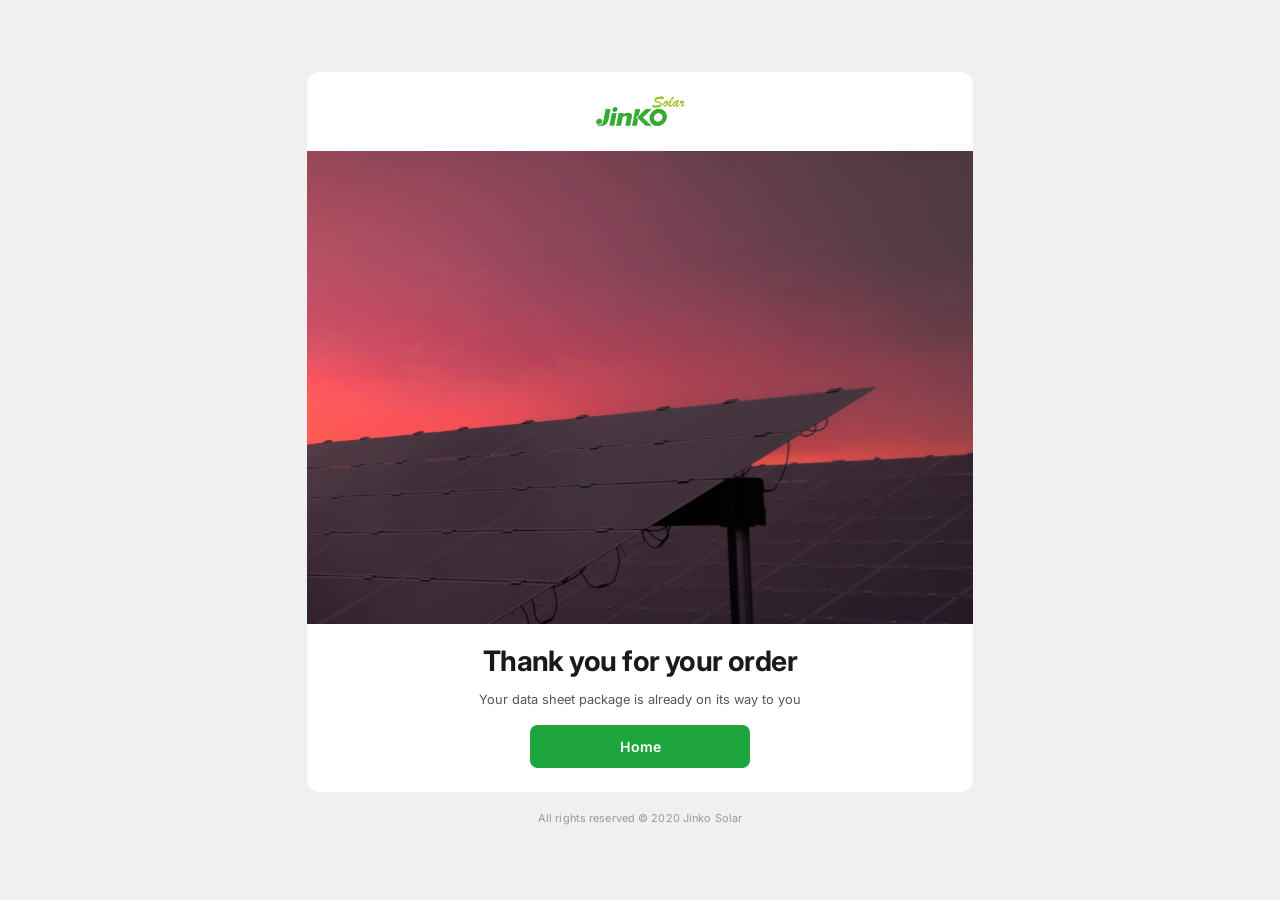
<file: confirm.html>
<!DOCTYPE html>
<html lang="en">
<head>
  <meta charset="UTF-8">
  <meta name="viewport" content="width=device-width, initial-scale=1.0">
  <title>Order Confirmed – JinKo Solar</title>
  <link rel="preconnect" href="https://fonts.googleapis.com">
  <link rel="preconnect" href="https://fonts.gstatic.com" crossorigin>
  <link rel="stylesheet" href="https://fonts.googleapis.com/css2?family=Inter:wght@400;600;700&display=swap">
  <link rel="stylesheet" href="css/confirm.css">
</head>
<body>

  <div class="cf-page">

    <!-- ── Centred card ──────────────────────────────────────── -->
    <div class="cf-card">

      <!-- Logo -->
      <div class="cf-card__header">
        <img src="assets/logo.png" alt="JinKo Solar" class="cf-card__logo">
      </div>

      <!-- Hero image -->
      <div class="cf-card__img-wrap">
        <img
          src="assets/products/solar-2.jpg"
          alt="JinKo Solar farm"
          class="cf-card__img"
        >
      </div>

      <!-- Message -->
      <div class="cf-card__body">
        <h1 class="cf-card__title">Thank you for your order</h1>
        <p class="cf-card__sub">Your data sheet package is already on its way to you</p>

        <a href="index.html" class="cf-card__btn">Home</a>
      </div>

    </div>

    <!-- ── Footer ────────────────────────────────────────────── -->
    <footer class="cf-footer">
      <small>All rights reserved &copy; 2020 Jinko Solar</small>
    </footer>

  </div>

</body>
</html>
</file>
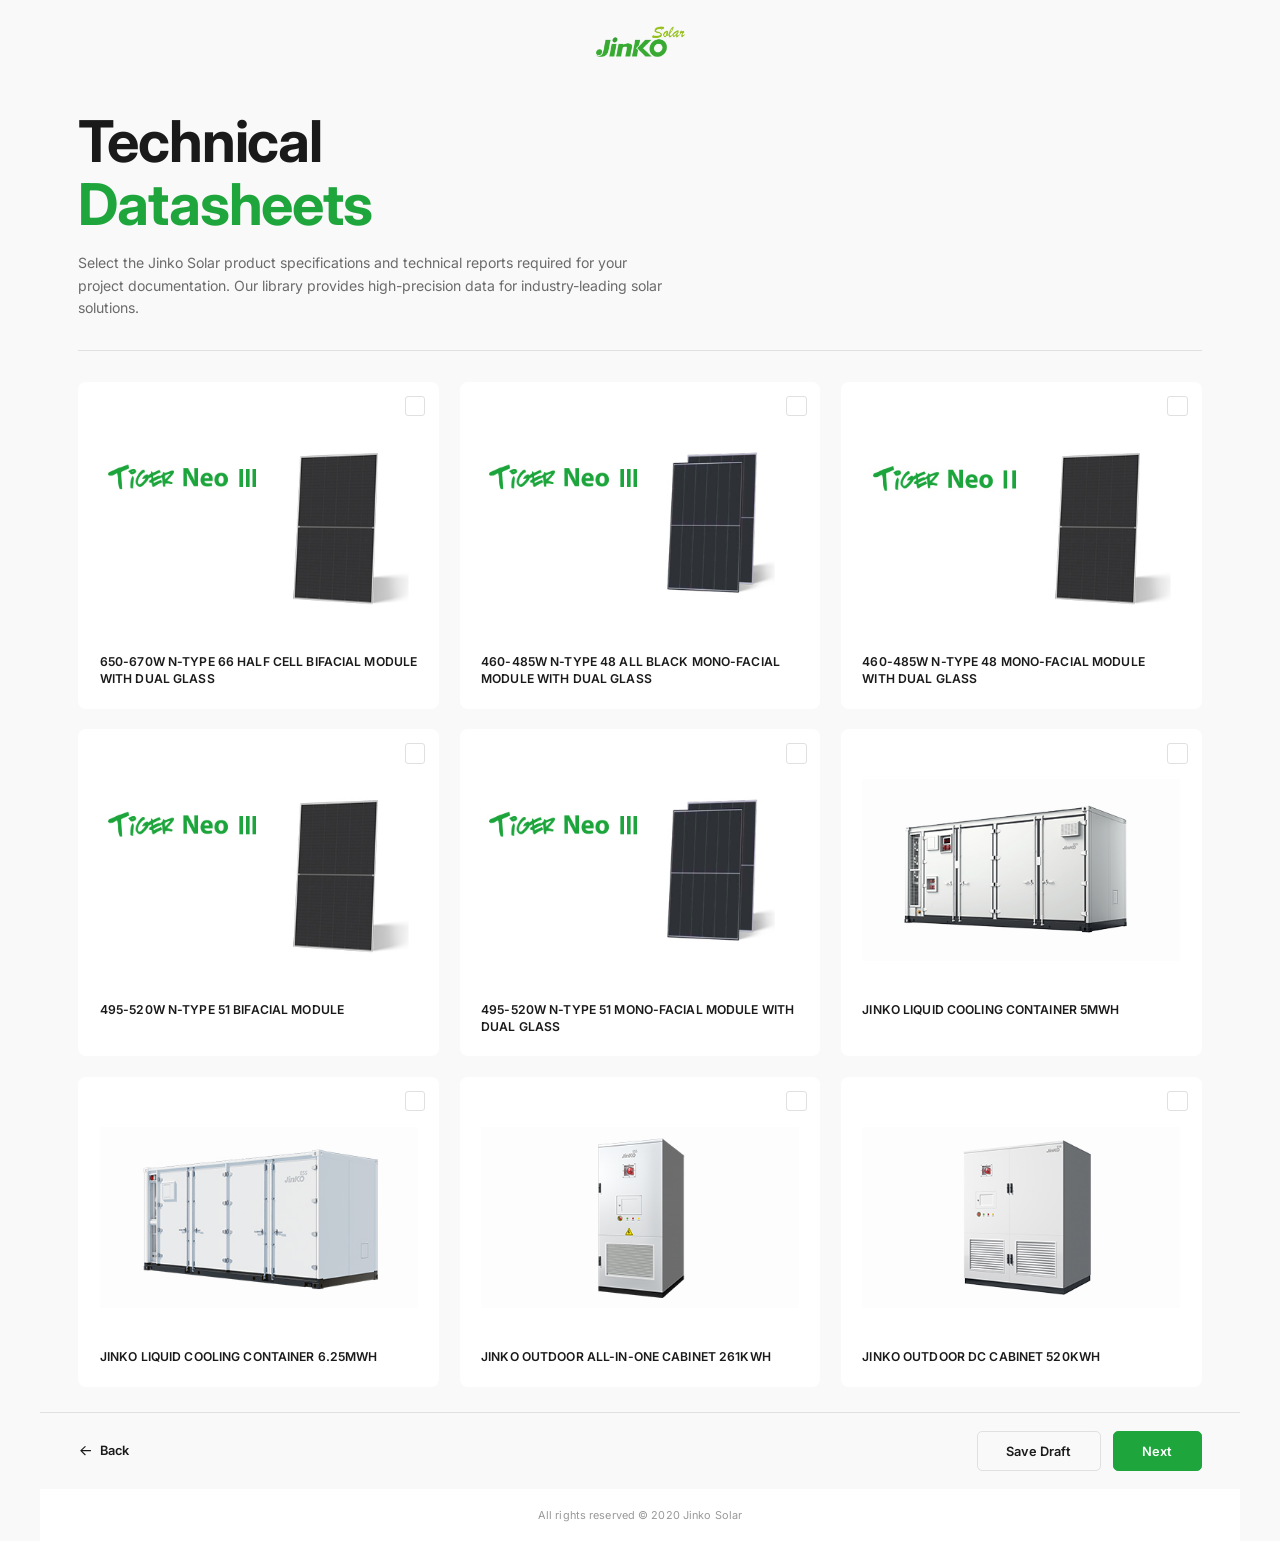
<file: datasheets.html>
<!DOCTYPE html>
<html lang="en">
<head>
  <meta charset="UTF-8">
  <meta name="viewport" content="width=device-width, initial-scale=1.0">
  <title>Technical Datasheets – JinKo Solar</title>
  <link rel="preconnect" href="https://fonts.googleapis.com">
  <link rel="preconnect" href="https://fonts.gstatic.com" crossorigin>
  <link rel="stylesheet" href="https://fonts.googleapis.com/css2?family=Inter:wght@400;600;700&display=swap">
  <link rel="stylesheet" href="css/datasheets.css">
</head>
<body>

  <div class="ds-page">

    <!-- ── Header ────────────────────────────────────────────── -->
    <header class="ds-header">
      <img src="assets/logo.png" alt="JinKo Solar" class="ds-header__logo">
    </header>

    <!-- ── Main Content ──────────────────────────────────────── -->
    <main class="ds-main">

      <!-- Page headline -->
      <div class="ds-hero">
        <h1 class="ds-hero__title">
          <span class="ds-hero__title--black">Technical</span><br>
          <span class="ds-hero__title--green">Datasheets</span>
        </h1>
        <p class="ds-hero__desc">
          Select the Jinko Solar product specifications and technical reports required
          for your project documentation. Our library provides high-precision data for
          industry-leading solar solutions.
        </p>
      </div>

      <hr class="ds-divider">

      <!-- Product grid -->
      <section class="ds-grid" aria-label="Product catalogue">

        <label class="ds-card">
          <input type="checkbox" class="ds-card__check" name="product" value="650-670w-bifacial">
          <span class="ds-card__check-box" aria-hidden="true">
            <!-- Heroicons: check -->
            <svg xmlns="http://www.w3.org/2000/svg" viewBox="0 0 20 20" fill="currentColor">
              <path fill-rule="evenodd" d="M16.704 4.153a.75.75 0 0 1 .143 1.052l-8 10.5a.75.75 0 0 1-1.127.075l-4.5-4.5a.75.75 0 0 1 1.06-1.06l3.894 3.893 7.48-9.817a.75.75 0 0 1 1.05-.143Z" clip-rule="evenodd"/>
            </svg>
          </span>
          <div class="ds-card__img-wrap">
            <img src="assets/datasheets/tiger-neo-III.jpg" alt="Tiger Neo III" class="ds-card__img">
          </div>
          <p class="ds-card__name">650-670W N-Type 66 Half Cell Bifacial Module With Dual Glass</p>
        </label>

        <label class="ds-card">
          <input type="checkbox" class="ds-card__check" name="product" value="460-485w-all-black">
          <span class="ds-card__check-box" aria-hidden="true">
            <svg xmlns="http://www.w3.org/2000/svg" viewBox="0 0 20 20" fill="currentColor">
              <path fill-rule="evenodd" d="M16.704 4.153a.75.75 0 0 1 .143 1.052l-8 10.5a.75.75 0 0 1-1.127.075l-4.5-4.5a.75.75 0 0 1 1.06-1.06l3.894 3.893 7.48-9.817a.75.75 0 0 1 1.05-.143Z" clip-rule="evenodd"/>
            </svg>
          </span>
          <div class="ds-card__img-wrap">
            <img src="assets/datasheets/tiger-neo-III-2.jpg" alt="Tiger Neo III All Black" class="ds-card__img">
          </div>
          <p class="ds-card__name">460-485W N-Type 48 ALL BLACK MONO-FACIAL MODULE WITH DUAL GLASS</p>
        </label>

        <label class="ds-card">
          <input type="checkbox" class="ds-card__check" name="product" value="460-485w-mono-facial">
          <span class="ds-card__check-box" aria-hidden="true">
            <svg xmlns="http://www.w3.org/2000/svg" viewBox="0 0 20 20" fill="currentColor">
              <path fill-rule="evenodd" d="M16.704 4.153a.75.75 0 0 1 .143 1.052l-8 10.5a.75.75 0 0 1-1.127.075l-4.5-4.5a.75.75 0 0 1 1.06-1.06l3.894 3.893 7.48-9.817a.75.75 0 0 1 1.05-.143Z" clip-rule="evenodd"/>
            </svg>
          </span>
          <div class="ds-card__img-wrap">
            <img src="assets/datasheets/tiger-neo-II.jpg" alt="Tiger Neo III Mono-Facial" class="ds-card__img">
          </div>
          <p class="ds-card__name">460-485W N-Type 48 MONO-FACIAL MODULE WITH DUAL GLASS</p>
        </label>

        <label class="ds-card">
          <input type="checkbox" class="ds-card__check" name="product" value="495-520w-bifacial">
          <span class="ds-card__check-box" aria-hidden="true">
            <svg xmlns="http://www.w3.org/2000/svg" viewBox="0 0 20 20" fill="currentColor">
              <path fill-rule="evenodd" d="M16.704 4.153a.75.75 0 0 1 .143 1.052l-8 10.5a.75.75 0 0 1-1.127.075l-4.5-4.5a.75.75 0 0 1 1.06-1.06l3.894 3.893 7.48-9.817a.75.75 0 0 1 1.05-.143Z" clip-rule="evenodd"/>
            </svg>
          </span>
          <div class="ds-card__img-wrap">
            <img src="assets/datasheets/tiger-neo-III.jpg" alt="Tiger Neo III Bifacial" class="ds-card__img">
          </div>
          <p class="ds-card__name">495-520W N-Type 51 BIFACIAL MODULE</p>
        </label>

        <label class="ds-card">
          <input type="checkbox" class="ds-card__check" name="product" value="495-520w-mono-dual">
          <span class="ds-card__check-box" aria-hidden="true">
            <svg xmlns="http://www.w3.org/2000/svg" viewBox="0 0 20 20" fill="currentColor">
              <path fill-rule="evenodd" d="M16.704 4.153a.75.75 0 0 1 .143 1.052l-8 10.5a.75.75 0 0 1-1.127.075l-4.5-4.5a.75.75 0 0 1 1.06-1.06l3.894 3.893 7.48-9.817a.75.75 0 0 1 1.05-.143Z" clip-rule="evenodd"/>
            </svg>
          </span>
          <div class="ds-card__img-wrap">
            <img src="assets/datasheets/tiger-neo-III-2.jpg" alt="Tiger Neo III 495-520W Mono-Facial" class="ds-card__img">
          </div>
          <p class="ds-card__name">495-520W N-Type 51 MONO-FACIAL MODULE WITH DUAL GLASS</p>
        </label>

        <label class="ds-card">
          <input type="checkbox" class="ds-card__check" name="product" value="liquid-5mwh">
          <span class="ds-card__check-box" aria-hidden="true">
            <svg xmlns="http://www.w3.org/2000/svg" viewBox="0 0 20 20" fill="currentColor">
              <path fill-rule="evenodd" d="M16.704 4.153a.75.75 0 0 1 .143 1.052l-8 10.5a.75.75 0 0 1-1.127.075l-4.5-4.5a.75.75 0 0 1 1.06-1.06l3.894 3.893 7.48-9.817a.75.75 0 0 1 1.05-.143Z" clip-rule="evenodd"/>
            </svg>
          </span>
          <div class="ds-card__img-wrap">
            <img src="assets/datasheets/5MWh.jpg" alt="JinKO Liquid Cooling Container 5MWh" class="ds-card__img">
          </div>
          <p class="ds-card__name">JinKO Liquid Cooling Container 5MWh</p>
        </label>

        <label class="ds-card">
          <input type="checkbox" class="ds-card__check" name="product" value="liquid-6.25mwh">
          <span class="ds-card__check-box" aria-hidden="true">
            <svg xmlns="http://www.w3.org/2000/svg" viewBox="0 0 20 20" fill="currentColor">
              <path fill-rule="evenodd" d="M16.704 4.153a.75.75 0 0 1 .143 1.052l-8 10.5a.75.75 0 0 1-1.127.075l-4.5-4.5a.75.75 0 0 1 1.06-1.06l3.894 3.893 7.48-9.817a.75.75 0 0 1 1.05-.143Z" clip-rule="evenodd"/>
            </svg>
          </span>
          <div class="ds-card__img-wrap">
            <img src="assets/datasheets/6.25MWh.jpg" alt="JinKO Liquid Cooling Container 6.25MWh" class="ds-card__img">
          </div>
          <p class="ds-card__name">JinKO Liquid Cooling Container 6.25MWh</p>
        </label>

        <label class="ds-card">
          <input type="checkbox" class="ds-card__check" name="product" value="outdoor-261kwh">
          <span class="ds-card__check-box" aria-hidden="true">
            <svg xmlns="http://www.w3.org/2000/svg" viewBox="0 0 20 20" fill="currentColor">
              <path fill-rule="evenodd" d="M16.704 4.153a.75.75 0 0 1 .143 1.052l-8 10.5a.75.75 0 0 1-1.127.075l-4.5-4.5a.75.75 0 0 1 1.06-1.06l3.894 3.893 7.48-9.817a.75.75 0 0 1 1.05-.143Z" clip-rule="evenodd"/>
            </svg>
          </span>
          <div class="ds-card__img-wrap">
            <img src="assets/datasheets/261kWh.jpg" alt="JinKO Outdoor All-in-one Cabinet 261kWh" class="ds-card__img">
          </div>
          <p class="ds-card__name">JinKO Outdoor All-in-one Cabinet 261kWh</p>
        </label>

        <label class="ds-card">
          <input type="checkbox" class="ds-card__check" name="product" value="dc-cabinet-520kwh">
          <span class="ds-card__check-box" aria-hidden="true">
            <svg xmlns="http://www.w3.org/2000/svg" viewBox="0 0 20 20" fill="currentColor">
              <path fill-rule="evenodd" d="M16.704 4.153a.75.75 0 0 1 .143 1.052l-8 10.5a.75.75 0 0 1-1.127.075l-4.5-4.5a.75.75 0 0 1 1.06-1.06l3.894 3.893 7.48-9.817a.75.75 0 0 1 1.05-.143Z" clip-rule="evenodd"/>
            </svg>
          </span>
          <div class="ds-card__img-wrap">
            <img src="assets/datasheets/520kWh.jpg" alt="JinKO Outdoor DC Cabinet 520kWh" class="ds-card__img">
          </div>
          <p class="ds-card__name">JinKO Outdoor DC Cabinet 520kWh</p>
        </label>

      </section>
    </main>

    <!-- ── Bottom Action Bar ──────────────────────────────────── -->
    <nav class="ds-actions" aria-label="Page navigation">
      <a href="index.html" class="ds-actions__back">
        <!-- Heroicons: arrow-left -->
        <svg xmlns="http://www.w3.org/2000/svg" viewBox="0 0 20 20" fill="currentColor" aria-hidden="true">
          <path fill-rule="evenodd" d="M17 10a.75.75 0 0 1-.75.75H5.612l4.158 3.96a.75.75 0 1 1-1.04 1.08l-5.5-5.25a.75.75 0 0 1 0-1.08l5.5-5.25a.75.75 0 1 1 1.04 1.08L5.612 9.25H16.25A.75.75 0 0 1 17 10Z" clip-rule="evenodd"/>
        </svg>
        Back
      </a>
      <div class="ds-actions__right">
        <button type="button" class="ds-actions__save">Save Draft</button>
        <button type="button" class="ds-actions__next">Next</button>
      </div>
    </nav>

    <!-- ── Footer ────────────────────────────────────────────── -->
    <footer class="ds-footer">
      <small>All rights reserved &copy; 2020 Jinko Solar</small>
    </footer>

  </div>

</body>
</html>
</file>
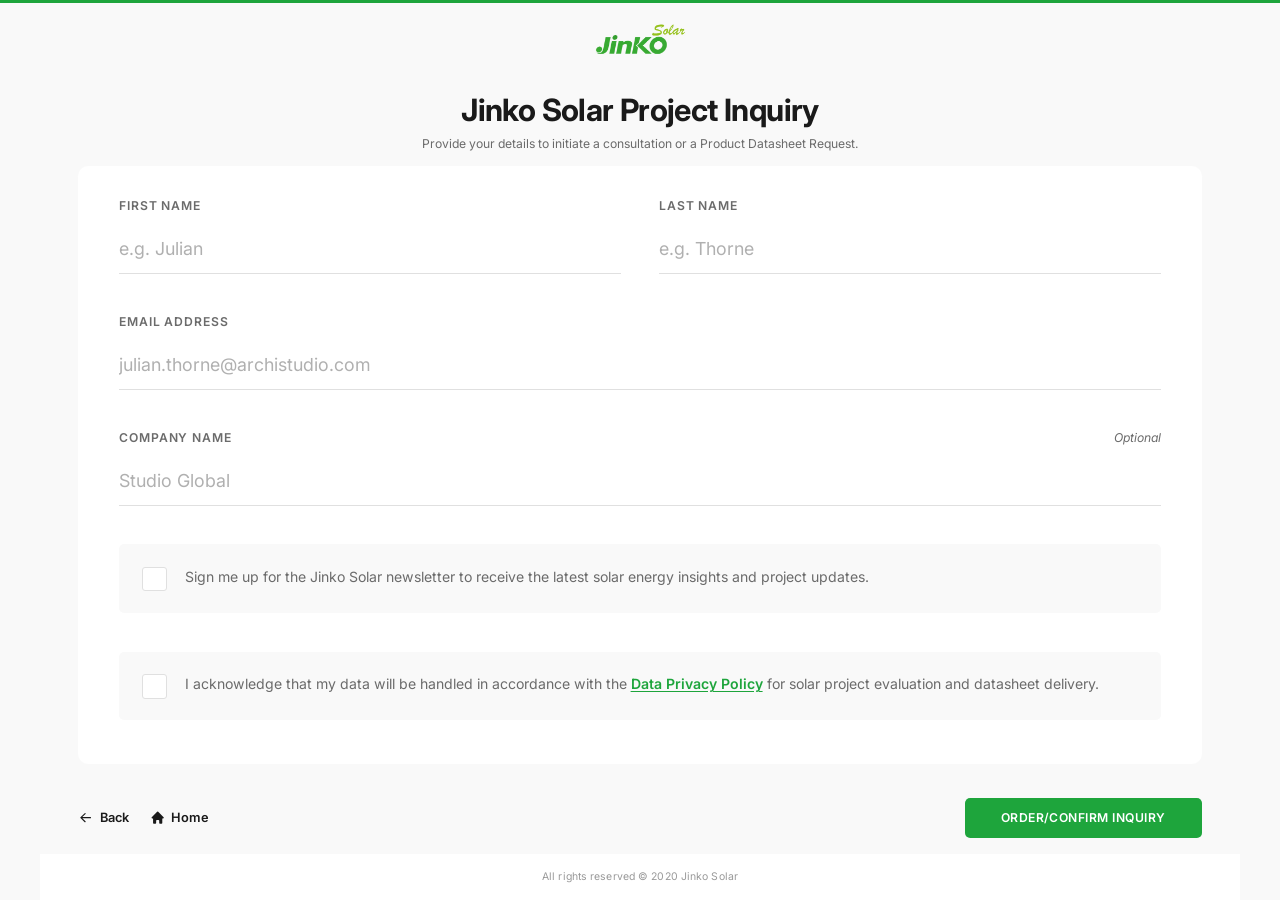
<file: form.html>
<!DOCTYPE html>
<html lang="en">
<head>
  <meta charset="UTF-8">
  <meta name="viewport" content="width=device-width, initial-scale=1.0">
  <title>Project Inquiry – JinKo Solar</title>
  <link rel="preconnect" href="https://fonts.googleapis.com">
  <link rel="preconnect" href="https://fonts.gstatic.com" crossorigin>
  <link rel="stylesheet" href="https://fonts.googleapis.com/css2?family=Inter:wght@400;600;700&display=swap">
  <link rel="stylesheet" href="css/form.css">
</head>
<body>

  <div class="frm-page">

    <!-- ── Header ────────────────────────────────────────────── -->
    <header class="frm-header">
      <img src="assets/logo.png" alt="JinKo Solar" class="frm-header__logo">
    </header>

    <!-- ── Page title ────────────────────────────────────────── -->
    <div class="frm-intro">
      <h1 class="frm-intro__title">Jinko Solar Project Inquiry</h1>
      <p class="frm-intro__sub">
        Provide your details to initiate a consultation or a Product Datasheet Request.
      </p>
    </div>

    <!-- ── Form card ─────────────────────────────────────────── -->
    <main class="frm-card">
      <form class="frm-form" id="inquiryForm" novalidate>

        <!-- Row: First name + Last name -->
        <div class="frm-row">
          <div class="frm-field">
            <label class="frm-label" for="firstName">FIRST NAME</label>
            <input
              class="frm-input"
              type="text"
              id="firstName"
              name="firstName"
              placeholder="e.g. Julian"
              autocomplete="given-name"
              required
            >
          </div>
          <div class="frm-field">
            <label class="frm-label" for="lastName">LAST NAME</label>
            <input
              class="frm-input"
              type="text"
              id="lastName"
              name="lastName"
              placeholder="e.g. Thorne"
              autocomplete="family-name"
              required
            >
          </div>
        </div>

        <!-- Email -->
        <div class="frm-field">
          <label class="frm-label" for="email">EMAIL ADDRESS</label>
          <input
            class="frm-input"
            type="email"
            id="email"
            name="email"
            placeholder="julian.thorne@archistudio.com"
            autocomplete="email"
            required
          >
        </div>

        <!-- Company name (optional) -->
        <div class="frm-field">
          <div class="frm-label-row">
            <label class="frm-label" for="company">COMPANY NAME</label>
            <span class="frm-label-opt">Optional</span>
          </div>
          <input
            class="frm-input"
            type="text"
            id="company"
            name="company"
            placeholder="Studio Global"
            autocomplete="organization"
          >
        </div>

        <!-- Newsletter consent -->
        <label class="frm-check">
          <input type="checkbox" class="frm-check__input" name="newsletter">
          <span class="frm-check__box" aria-hidden="true">
            <!-- Heroicons: check -->
            <svg xmlns="http://www.w3.org/2000/svg" viewBox="0 0 20 20" fill="currentColor">
              <path fill-rule="evenodd" d="M16.704 4.153a.75.75 0 0 1 .143 1.052l-8 10.5a.75.75 0 0 1-1.127.075l-4.5-4.5a.75.75 0 0 1 1.06-1.06l3.894 3.893 7.48-9.817a.75.75 0 0 1 1.05-.143Z" clip-rule="evenodd"/>
            </svg>
          </span>
          <span class="frm-check__label">
            Sign me up for the Jinko Solar newsletter to receive the latest solar energy insights
            and project updates.
          </span>
        </label>

        <!-- Privacy policy consent -->
        <label class="frm-check">
          <input type="checkbox" class="frm-check__input" name="privacy" required>
          <span class="frm-check__box" aria-hidden="true">
            <svg xmlns="http://www.w3.org/2000/svg" viewBox="0 0 20 20" fill="currentColor">
              <path fill-rule="evenodd" d="M16.704 4.153a.75.75 0 0 1 .143 1.052l-8 10.5a.75.75 0 0 1-1.127.075l-4.5-4.5a.75.75 0 0 1 1.06-1.06l3.894 3.893 7.48-9.817a.75.75 0 0 1 1.05-.143Z" clip-rule="evenodd"/>
            </svg>
          </span>
          <span class="frm-check__label">
            I acknowledge that my data will be handled in accordance with the
            <a href="#" class="frm-check__link">Data Privacy Policy</a>
            for solar project evaluation and datasheet delivery.
          </span>
        </label>

      </form>
    </main>

    <!-- ── Bottom Action Bar ──────────────────────────────────── -->
    <nav class="frm-actions" aria-label="Page navigation">

      <div class="frm-actions__left">
        <a href="datasheets.html" class="frm-actions__btn frm-actions__btn--ghost">
          <!-- Heroicons: arrow-left -->
          <svg xmlns="http://www.w3.org/2000/svg" viewBox="0 0 20 20" fill="currentColor" aria-hidden="true">
            <path fill-rule="evenodd" d="M17 10a.75.75 0 0 1-.75.75H5.612l4.158 3.96a.75.75 0 1 1-1.04 1.08l-5.5-5.25a.75.75 0 0 1 0-1.08l5.5-5.25a.75.75 0 1 1 1.04 1.08L5.612 9.25H16.25A.75.75 0 0 1 17 10Z" clip-rule="evenodd"/>
          </svg>
          Back
        </a>

        <a href="index.html" class="frm-actions__btn frm-actions__btn--ghost">
          <!-- Heroicons: home -->
          <svg xmlns="http://www.w3.org/2000/svg" viewBox="0 0 20 20" fill="currentColor" aria-hidden="true">
            <path fill-rule="evenodd" d="M9.293 2.293a1 1 0 0 1 1.414 0l7 7A1 1 0 0 1 17 11h-1v6a1 1 0 0 1-1 1h-2a1 1 0 0 1-1-1v-3a1 1 0 0 0-1-1H9a1 1 0 0 0-1 1v3a1 1 0 0 1-1 1H5a1 1 0 0 1-1-1v-6H3a1 1 0 0 1-.707-1.707l7-7Z" clip-rule="evenodd"/>
          </svg>
          Home
        </a>
      </div>

      <button
        type="submit"
        form="inquiryForm"
        class="frm-actions__btn frm-actions__btn--primary"
      >
        ORDER/CONFIRM INQUIRY
      </button>

    </nav>

    <!-- ── Footer ────────────────────────────────────────────── -->
    <footer class="frm-footer">
      <small>All rights reserved &copy; 2020 Jinko Solar</small>
    </footer>

  </div>

</body>
</html>
</file>
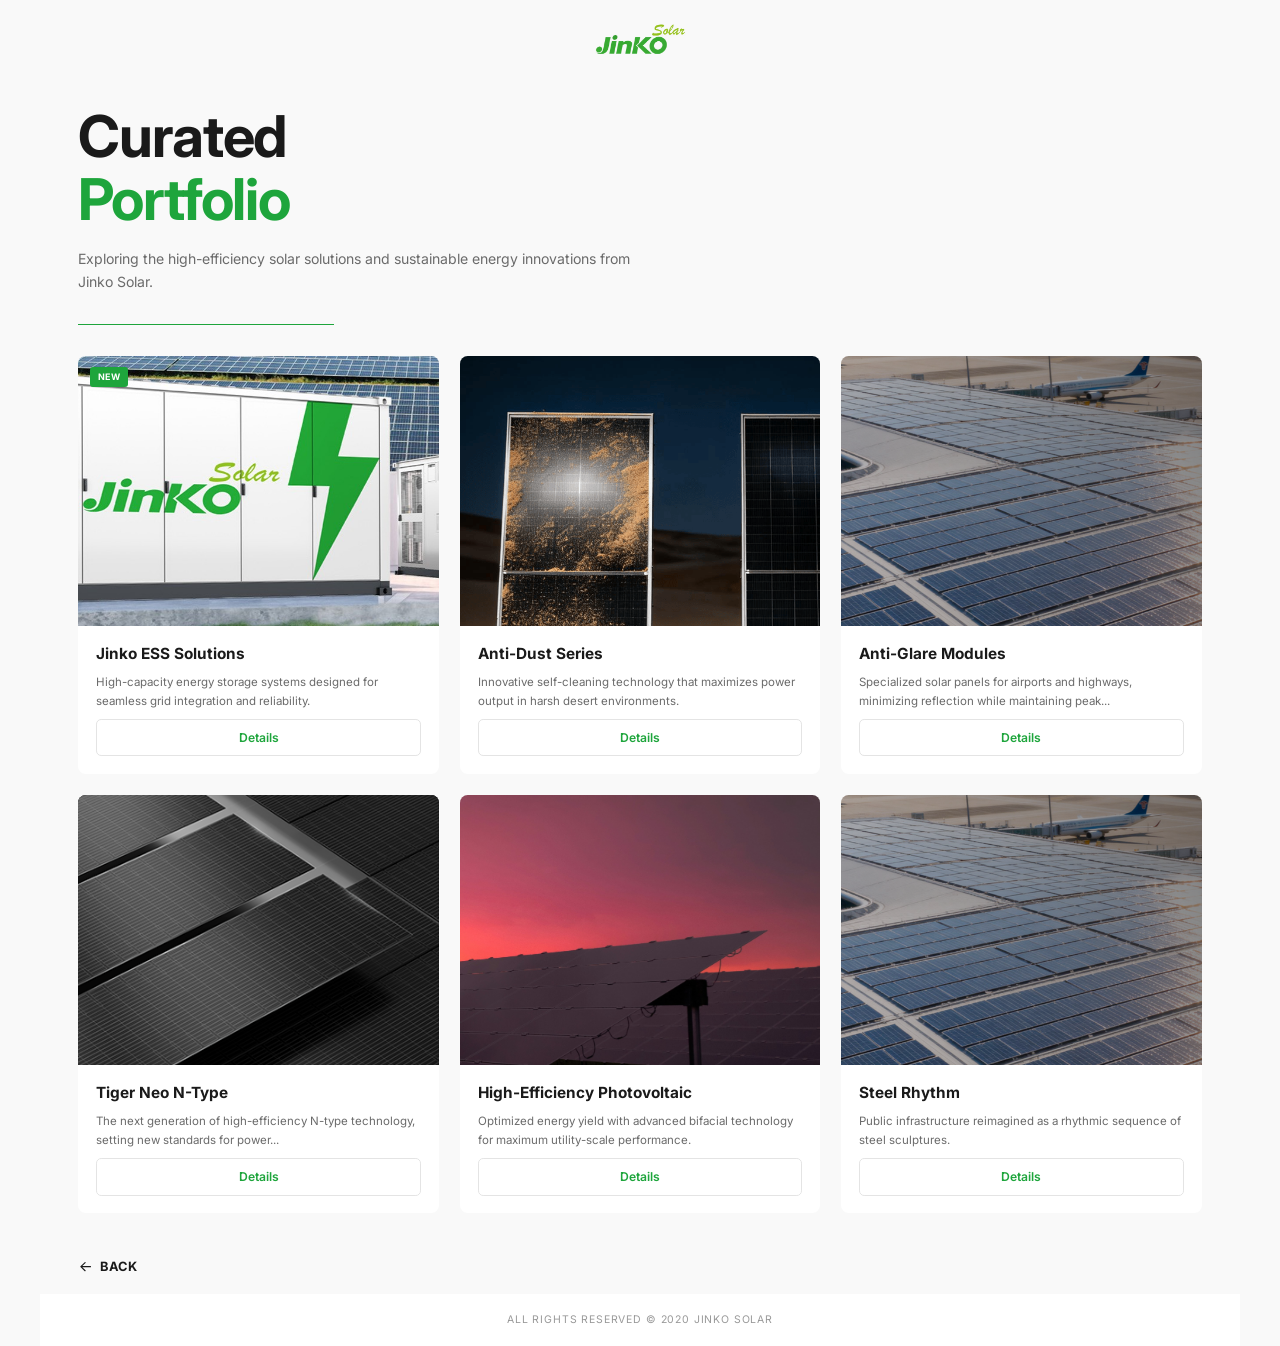
<file: portfolio.html>
<!DOCTYPE html>
<html lang="en">
<head>
  <meta charset="UTF-8">
  <meta name="viewport" content="width=device-width, initial-scale=1.0">
  <title>Curated Portfolio – JinKo Solar</title>
  <link rel="preconnect" href="https://fonts.googleapis.com">
  <link rel="preconnect" href="https://fonts.gstatic.com" crossorigin>
  <link rel="stylesheet" href="https://fonts.googleapis.com/css2?family=Inter:wght@400;600;700&display=swap">
  <link rel="stylesheet" href="css/portfolio.css">
</head>
<body>

  <div class="pf-page">

    <!-- ── Header ────────────────────────────────────────────── -->
    <header class="pf-header">
      <img src="assets/logo.png" alt="JinKo Solar" class="pf-header__logo">
    </header>

    <!-- ── Main (scrollable) ─────────────────────────────────── -->
    <main class="pf-main">

      <!-- Hero headline -->
      <div class="pf-hero">
        <h1 class="pf-hero__title">
          <span class="pf-hero__title--black">Curated</span><br>
          <span class="pf-hero__title--green">Portfolio</span>
        </h1>
        <p class="pf-hero__desc">
          Exploring the high-efficiency solar solutions and sustainable energy
          innovations from Jinko Solar.
        </p>
      </div>

      <hr class="pf-divider">

      <!-- Product Grid -->
      <section class="pf-grid" aria-label="Product portfolio">

        <!-- Card 1 -->
        <article class="pf-card">
          <div class="pf-card__img-wrap">
            <img src="assets/products/ess.jpg" alt="Jinko ESS Solutions" class="pf-card__img">
            <span class="pf-card__badge">NEW</span>
          </div>
          <div class="pf-card__body">
            <h2 class="pf-card__title">Jinko ESS Solutions</h2>
            <p class="pf-card__desc">
              High-capacity energy storage systems designed for seamless grid integration and reliability.
            </p>
            <button type="button" class="pf-card__btn">Details</button>
          </div>
        </article>

        <!-- Card 2 -->
        <article class="pf-card">
          <div class="pf-card__img-wrap">
            <img src="assets/products/anti-dust.png" alt="Anti-Dust Series" class="pf-card__img">
          </div>
          <div class="pf-card__body">
            <h2 class="pf-card__title">Anti-Dust Series</h2>
            <p class="pf-card__desc">
              Innovative self-cleaning technology that maximizes power output in harsh desert environments.
            </p>
            <button type="button" class="pf-card__btn">Details</button>
          </div>
        </article>

        <!-- Card 3 -->
        <article class="pf-card">
          <div class="pf-card__img-wrap">
            <img src="assets/products/anti_glare.png" alt="Anti-Glare Modules" class="pf-card__img">
          </div>
          <div class="pf-card__body">
            <h2 class="pf-card__title">Anti-Glare Modules</h2>
            <p class="pf-card__desc">
              Specialized solar panels for airports and highways, minimizing reflection while maintaining peak...
            </p>
            <button type="button" class="pf-card__btn">Details</button>
          </div>
        </article>

        <!-- Card 4 -->
        <article class="pf-card">
          <div class="pf-card__img-wrap">
            <img src="assets/products/tigerneo_3.png" alt="Tiger Neo N-Type" class="pf-card__img">
          </div>
          <div class="pf-card__body">
            <h2 class="pf-card__title">Tiger Neo N-Type</h2>
            <p class="pf-card__desc">
              The next generation of high-efficiency N-type technology, setting new standards for power...
            </p>
            <button type="button" class="pf-card__btn">Details</button>
          </div>
        </article>

        <!-- Card 5 -->
        <article class="pf-card">
          <div class="pf-card__img-wrap">
            <img src="assets/products/solar-2.jpg" alt="High-Efficiency Photovoltaic" class="pf-card__img">
          </div>
          <div class="pf-card__body">
            <h2 class="pf-card__title">High-Efficiency Photovoltaic</h2>
            <p class="pf-card__desc">
              Optimized energy yield with advanced bifacial technology for maximum utility-scale performance.
            </p>
            <button type="button" class="pf-card__btn">Details</button>
          </div>
        </article>

        <!-- Card 6 -->
        <article class="pf-card">
          <div class="pf-card__img-wrap">
            <img src="assets/products/anti_glare.png" alt="Steel Rhythm" class="pf-card__img">
          </div>
          <div class="pf-card__body">
            <h2 class="pf-card__title">Steel Rhythm</h2>
            <p class="pf-card__desc">
              Public infrastructure reimagined as a rhythmic sequence of steel sculptures.
            </p>
            <button type="button" class="pf-card__btn">Details</button>
          </div>
        </article>

      </section>
    </main>

    <!-- ── Bottom Action Bar ──────────────────────────────────── -->
    <nav class="pf-actions" aria-label="Page navigation">
      <a href="index.html" class="pf-actions__back">
        <!-- Heroicons: arrow-left -->
        <svg xmlns="http://www.w3.org/2000/svg" viewBox="0 0 20 20" fill="currentColor" aria-hidden="true">
          <path fill-rule="evenodd" d="M17 10a.75.75 0 0 1-.75.75H5.612l4.158 3.96a.75.75 0 1 1-1.04 1.08l-5.5-5.25a.75.75 0 0 1 0-1.08l5.5-5.25a.75.75 0 1 1 1.04 1.08L5.612 9.25H16.25A.75.75 0 0 1 17 10Z" clip-rule="evenodd"/>
        </svg>
        BACK
      </a>
    </nav>

    <!-- ── Footer ────────────────────────────────────────────── -->
    <footer class="pf-footer">
      <small>ALL RIGHTS RESERVED &copy; 2020 JINKO SOLAR</small>
    </footer>

  </div>

</body>
</html>
</file>
<file: css/confirm.css>
/* =============================================================================
   ORDER CONFIRM PAGE — confirm.css
   No-scroll layout (same discipline as home screen).
   Min-width: 760px.
   ============================================================================= */

/* ── Variables ─────────────────────────────────────────────── */
:root {
  --color-bg:      #f0f0f0;
  --color-green:   #1ea53c;
  --color-white:   #ffffff;
  --color-text:    #1a1a1a;
  --color-sub:     #555555;
  --font-main:     'Inter', 'Segoe UI', Arial, Helvetica, sans-serif;
}

/* ── Reset ─────────────────────────────────────────────────── */
*, *::before, *::after {
  box-sizing: border-box;
  margin: 0;
  padding: 0;
}

html, body {
  height: 100vh;
  overflow: hidden;
  -webkit-font-smoothing: antialiased;
  -moz-osx-font-smoothing: grayscale;
}

body {
  font-family: var(--font-main);
  background-color: var(--color-bg);
  color: var(--color-text);
  min-width: 760px;
  line-height: 1.5;
}

img {
  display: block;
  max-width: 100%;
}

a {
  text-decoration: none;
}

/* ── Page wrapper ──────────────────────────────────────────── */
.cf-page {
  display: flex;
  flex-direction: column;
  align-items: center;
  justify-content: center;
  height: 100%;
  gap: clamp(10px, 1.4vh, 20px);
  padding: clamp(16px, 2.5vh, 36px) clamp(16px, 3vw, 52px);
}

/* ── Card ──────────────────────────────────────────────────── */
.cf-card {
  background-color: var(--color-white);
  border-radius: clamp(10px, 1vw, 18px);
  overflow: hidden;
  width: 100%;
  max-width: clamp(480px, 52vw, 760px);
  display: flex;
  flex-direction: column;
  /* card grows to fill available vertical space up to a comfortable max */
  max-height: clamp(460px, 82vh, 720px);
}

/* ── Card header (logo area) ───────────────────────────────── */
.cf-card__header {
  flex-shrink: 0;
  display: flex;
  align-items: center;
  justify-content: center;
  padding:
    clamp(14px, 2vh, 28px)
    clamp(20px, 2.4vw, 40px);
  background-color: var(--color-white);
}

.cf-card__logo {
  height: clamp(28px, 3.4vw, 52px);
  width: auto;
}

/* ── Hero image ────────────────────────────────────────────── */
.cf-card__img-wrap {
  flex: 1;
  min-height: 0;
  overflow: hidden;
  width: 100%;
}

.cf-card__img {
  width: 100%;
  height: 100%;
  object-fit: cover;
  object-position: center;
}

/* ── Message body ──────────────────────────────────────────── */
.cf-card__body {
  flex-shrink: 0;
  display: flex;
  flex-direction: column;
  align-items: center;
  text-align: center;
  gap: clamp(8px, 1.2vh, 18px);
  padding:
    clamp(16px, 2.4vh, 36px)
    clamp(20px, 3vw, 52px)
    clamp(18px, 2.6vh, 38px);
  background-color: var(--color-white);
}

.cf-card__title {
  font-size: clamp(18px, 2.2vw, 32px);
  font-weight: 700;
  letter-spacing: -0.02em;
  line-height: 1.2;
  color: var(--color-text);
}

.cf-card__sub {
  font-size: clamp(11px, 1vw, 15px);
  color: var(--color-sub);
  max-width: 36em;
}

/* ── Home button ───────────────────────────────────────────── */
.cf-card__btn {
  display: inline-flex;
  align-items: center;
  justify-content: center;
  background-color: var(--color-green);
  color: var(--color-white);
  font-family: var(--font-main);
  font-size: clamp(13px, 1.1vw, 17px);
  font-weight: 600;
  border-radius: clamp(6px, 0.6vw, 10px);
  padding:
    clamp(11px, 1.2vh, 18px)
    clamp(40px, 7vw, 110px);
  transition: background-color 0.15s ease;
  white-space: nowrap;
  margin-top: clamp(2px, 0.6vh, 8px);
}

.cf-card__btn:hover {
  background-color: #178f33;
}

/* ── Footer ────────────────────────────────────────────────── */
.cf-footer {
  flex-shrink: 0;
  text-align: center;
}

.cf-footer small {
  font-size: clamp(10px, 0.85vw, 13px);
  color: #999;
  letter-spacing: 0.01em;
}
</file>
<file: css/datasheets.css>
/* =============================================================================
   DATASHEETS PAGE — styles.css
   Shares CSS variables with the main app (Inter font loaded in HTML).
   This file is self-contained; it does NOT import styles.css.
   ============================================================================= */

/* ── Variables (same palette as home) ─────────────────────── */
:root {
  --color-bg:         #f9f9f9;
  --color-green:      #1ea53c;
  --color-white:      #ffffff;
  --color-text:       #1a1a1a;
  --color-text-muted: #6b6b6b;
  --color-border:     #e0e0e0;
  --font-main:        'Inter', 'Segoe UI', Arial, Helvetica, sans-serif;

  --page-max:         1200px;
  --gutter:           clamp(16px, 3vw, 52px);
}

/* ── Reset ─────────────────────────────────────────────────── */
*, *::before, *::after {
  box-sizing: border-box;
  margin: 0;
  padding: 0;
}

html {
  font-size: 100%;
  -webkit-font-smoothing: antialiased;
  -moz-osx-font-smoothing: grayscale;
}

body {
  font-family: var(--font-main);
  background-color: var(--color-bg);
  color: var(--color-text);
  min-width: 760px;
  line-height: 1.5;
}

img {
  display: block;
  max-width: 100%;
}

a {
  text-decoration: none;
  color: inherit;
}

/* ── Page wrapper ──────────────────────────────────────────── */
.ds-page {
  display: flex;
  flex-direction: column;
  min-height: 100vh;   /* scrollable — different from home */
  width: 100%;
  max-width: var(--page-max);
  margin: 0 auto;
}

/* ── Header ────────────────────────────────────────────────── */
.ds-header {
  flex-shrink: 0;
  display: flex;
  justify-content: center;
  padding:
    clamp(10px, 1.6vw, 24px)
    var(--gutter);
  background-color: var(--color-bg);
}

.ds-header__logo {
  height: clamp(28px, 3.4vw, 50px);
  width: auto;
}

/* ── Main scrollable area ──────────────────────────────────── */
.ds-main {
  flex: 1;
  padding:
    clamp(14px, 2vw, 36px)
    var(--gutter)
    clamp(14px, 2vw, 36px);
}

/* ── Hero / headline ───────────────────────────────────────── */
.ds-hero {
  margin-bottom: clamp(16px, 2.4vw, 36px);
}

.ds-hero__title {
  font-size: clamp(28px, 4.5vw, 64px);
  font-weight: 700;
  line-height: 1.1;
  letter-spacing: -0.02em;
  margin-bottom: clamp(10px, 1.2vw, 20px);
}

.ds-hero__title--black {
  color: var(--color-text);
}

.ds-hero__title--green {
  color: var(--color-green);
}

.ds-hero__desc {
  font-size: clamp(12px, 1.1vw, 16px);
  color: var(--color-text-muted);
  max-width: 42em;
  line-height: 1.6;
}

/* ── Divider ───────────────────────────────────────────────── */
.ds-divider {
  border: none;
  border-top: 1.5px solid var(--color-border);
  margin-bottom: clamp(16px, 2.4vw, 36px);
}

/* ── Product Grid ──────────────────────────────────────────── */
.ds-grid {
  display: grid;
  grid-template-columns: repeat(3, 1fr);
  gap: clamp(10px, 1.6vw, 24px);
}

/* ── Product Card ──────────────────────────────────────────── */
.ds-card {
  position: relative;
  background-color: var(--color-white);
  border-radius: clamp(6px, 0.6vw, 10px);
  padding: clamp(12px, 1.6vw, 22px);
  cursor: pointer;
  display: flex;
  flex-direction: column;
  gap: clamp(8px, 0.9vw, 14px);
  /* subtle border, shown on hover/checked */
  border: 1.5px solid transparent;
  transition: border-color 0.15s ease, box-shadow 0.15s ease;
}

.ds-card:hover {
  border-color: var(--color-green);
  box-shadow: 0 2px 12px rgba(30, 165, 60, 0.12);
}

/* hide the real checkbox */
.ds-card__check {
  position: absolute;
  opacity: 0;
  width: 0;
  height: 0;
}

/* custom checkbox box — top right */
.ds-card__check-box {
  position: absolute;
  top: clamp(8px, 1vw, 14px);
  right: clamp(8px, 1vw, 14px);
  width:  clamp(16px, 1.6vw, 22px);
  height: clamp(16px, 1.6vw, 22px);
  border: 1.5px solid var(--color-border);
  border-radius: 3px;
  background-color: var(--color-white);
  display: flex;
  align-items: center;
  justify-content: center;
  transition: background-color 0.15s ease, border-color 0.15s ease;
}

.ds-card__check-box svg {
  width: 70%;
  height: 70%;
  display: none;
  color: var(--color-white);
}

/* checked state */
.ds-card__check:checked ~ .ds-card__check-box {
  background-color: var(--color-green);
  border-color: var(--color-green);
}

.ds-card__check:checked ~ .ds-card__check-box svg {
  display: block;
}

.ds-card__check:checked ~ .ds-card__img-wrap {
  /* slight highlight on image area when checked */
  opacity: 1;
}

/* card selected border */
.ds-card:has(.ds-card__check:checked) {
  border-color: var(--color-green);
}

/* ── Card image area ───────────────────────────────────────── */
.ds-card__img-wrap {
  width: 100%;
  aspect-ratio: 4 / 3;
  overflow: hidden;
  border-radius: clamp(4px, 0.4vw, 6px);
  background-color: #ffffff;
  display: flex;
  align-items: center;
  justify-content: center;
}

.ds-card__img {
  width: 100%;
  height: 100%;
  object-fit: contain;
  object-position: center;
}

/* ── Card name ─────────────────────────────────────────────── */
.ds-card__name {
  font-size: clamp(10px, 0.95vw, 14px);
  font-weight: 600;
  line-height: 1.4;
  color: var(--color-text);
  text-transform: uppercase;
  letter-spacing: 0.01em;
}

/* ── Bottom Action Bar ─────────────────────────────────────── */
.ds-actions {
  flex-shrink: 0;
  display: flex;
  align-items: center;
  justify-content: space-between;
  padding:
    clamp(10px, 1.4vw, 20px)
    var(--gutter);
  background-color: var(--color-bg);
  border-top: 1.5px solid var(--color-border);
}

.ds-actions__back {
  display: inline-flex;
  align-items: center;
  gap: clamp(5px, 0.5vw, 8px);
  font-size: clamp(12px, 1vw, 15px);
  font-weight: 600;
  color: var(--color-text);
  transition: color 0.15s ease;
}

.ds-actions__back:hover {
  color: var(--color-green);
}

.ds-actions__back svg {
  width:  clamp(14px, 1.2vw, 20px);
  height: clamp(14px, 1.2vw, 20px);
  flex-shrink: 0;
}

.ds-actions__right {
  display: flex;
  gap: clamp(8px, 1vw, 16px);
  align-items: center;
}

/* shared button base */
.ds-actions__save,
.ds-actions__next {
  font-family: var(--font-main);
  font-size: clamp(12px, 1vw, 15px);
  font-weight: 600;
  border-radius: clamp(4px, 0.4vw, 8px);
  padding:
    clamp(8px, 0.9vw, 13px)
    clamp(18px, 2.2vw, 36px);
  cursor: pointer;
  transition: background-color 0.15s ease, color 0.15s ease;
  white-space: nowrap;
}

/* Save Draft — outline */
.ds-actions__save {
  background-color: transparent;
  border: 1.5px solid var(--color-border);
  color: var(--color-text);
}

.ds-actions__save:hover {
  border-color: var(--color-green);
  color: var(--color-green);
}

/* Next — filled green */
.ds-actions__next {
  background-color: var(--color-green);
  border: 1.5px solid var(--color-green);
  color: var(--color-white);
}

.ds-actions__next:hover {
  background-color: #178f33;
  border-color: #178f33;
}

/* ── Footer ────────────────────────────────────────────────── */
.ds-footer {
  flex-shrink: 0;
  background-color: var(--color-white);
  display: flex;
  align-items: center;
  justify-content: center;
  padding:
    clamp(10px, 1.4vw, 20px)
    var(--gutter);
}

.ds-footer small {
  font-size: clamp(10px, 0.85vw, 13px);
  color: #999;
  letter-spacing: 0.01em;
}
</file>
<file: css/form.css>
/* =============================================================================
   FORM PAGE — form.css
   No-scroll layout (same discipline as home screen).
   Min-width: 760px.
   ============================================================================= */

/* ── Variables ─────────────────────────────────────────────── */
:root {
  --color-bg:         #f9f9f9;
  --color-green:      #1ea53c;
  --color-white:      #ffffff;
  --color-text:       #1a1a1a;
  --color-text-muted: #6b6b6b;
  --color-border:     #e0e0e0;
  --color-placeholder:#b0b0b0;
  --font-main:        'Inter', 'Segoe UI', Arial, Helvetica, sans-serif;
  --gutter:           clamp(16px, 3vw, 52px);
}

/* ── Reset ─────────────────────────────────────────────────── */
*, *::before, *::after {
  box-sizing: border-box;
  margin: 0;
  padding: 0;
}

html, body {
  height: 100vh;
  overflow: hidden;
  -webkit-font-smoothing: antialiased;
  -moz-osx-font-smoothing: grayscale;
}

body {
  font-family: var(--font-main);
  background-color: var(--color-bg);
  color: var(--color-text);
  min-width: 760px;
  line-height: 1.5;
}

a { text-decoration: none; color: inherit; }

/* ── Page wrapper ──────────────────────────────────────────── */
.frm-page {
  display: flex;
  flex-direction: column;
  height: 100%;
  width: 100%;
  max-width: 1200px;
  margin: 0 auto;
  overflow: hidden;
}

/* ── Header ────────────────────────────────────────────────── */
.frm-header {
  flex-shrink: 0;
  display: flex;
  justify-content: center;
  padding:
    clamp(10px, 1.4vw, 22px)
    var(--gutter);
  background-color: var(--color-bg);
}

.frm-header__logo {
  height: clamp(28px, 3.4vw, 50px);
  width: auto;
}

/* progress bar accent at very top */
.frm-header::before {
  content: '';
  display: block;
  position: absolute;
  top: 0;
  left: 0;
  width: 100%;
  height: 3px;
  background-color: var(--color-green);
}

/* ── Page intro / title ────────────────────────────────────── */
.frm-intro {
  flex-shrink: 0;
  text-align: center;
  padding:
    clamp(8px, 1vw, 18px)
    var(--gutter)
    clamp(8px, 1vw, 16px);
}

.frm-intro__title {
  font-size: clamp(18px, 2.4vw, 36px);
  font-weight: 700;
  letter-spacing: -0.02em;
  line-height: 1.2;
  margin-bottom: clamp(4px, 0.5vw, 8px);
}

.frm-intro__sub {
  font-size: clamp(11px, 0.95vw, 15px);
  color: var(--color-text-muted);
  max-width: 50em;
  margin: 0 auto;
}

/* ── Form card (white rounded container) ──────────────────── */
.frm-card {
  flex: 1;
  min-height: 0;
  overflow-y: auto;
  margin: 0 var(--gutter) clamp(10px, 1.4vw, 20px);
  background-color: var(--color-white);
  border-radius: clamp(8px, 0.8vw, 14px);
  padding:
    clamp(18px, 2.4vw, 40px)
    clamp(20px, 3.2vw, 56px);
}

/* ── Form layout ───────────────────────────────────────────── */
.frm-form {
  display: flex;
  flex-direction: column;
  gap: clamp(22px, 3vw, 48px);
  height: 100%;
}

/* side-by-side row */
.frm-row {
  display: grid;
  grid-template-columns: 1fr 1fr;
  gap: clamp(20px, 3vw, 48px);
}

/* ── Field ─────────────────────────────────────────────────── */
.frm-field {
  display: flex;
  flex-direction: column;
  gap: clamp(7px, 0.7vw, 12px);
}

.frm-label-row {
  display: flex;
  align-items: baseline;
  justify-content: space-between;
}

.frm-label {
  font-size: clamp(10px, 0.95vw, 14px);
  font-weight: 600;
  letter-spacing: 0.07em;
  color: var(--color-text-muted);
  text-transform: uppercase;
}

.frm-label-opt {
  font-size: clamp(10px, 0.95vw, 14px);
  color: var(--color-text-muted);
  font-style: italic;
}

/* underline-style input */
.frm-input {
  font-family: var(--font-main);
  font-size: clamp(14px, 1.4vw, 20px);
  color: var(--color-text);
  background: transparent;
  border: none;
  border-bottom: 1.5px solid var(--color-border);
  padding: clamp(10px, 1.1vw, 18px) 0;
  outline: none;
  width: 100%;
  transition: border-color 0.18s ease;
}

.frm-input::placeholder {
  color: var(--color-placeholder);
}

.frm-input:focus {
  border-bottom-color: var(--color-green);
}

/* ── Checkbox rows ─────────────────────────────────────────── */
.frm-check {
  display: flex;
  align-items: flex-start;
  gap: clamp(14px, 1.4vw, 22px);
  cursor: pointer;
  background-color: var(--color-bg);
  border-radius: clamp(4px, 0.4vw, 8px);
  padding: clamp(14px, 1.7vw, 26px) clamp(16px, 1.8vw, 28px);
}

/* hide native checkbox */
.frm-check__input {
  position: absolute;
  opacity: 0;
  width: 0;
  height: 0;
}

/* custom box */
.frm-check__box {
  flex-shrink: 0;
  width:  clamp(20px, 1.9vw, 28px);
  height: clamp(20px, 1.9vw, 28px);
  margin-top: 1px;
  border: 1.5px solid var(--color-border);
  border-radius: 3px;
  background-color: var(--color-white);
  display: flex;
  align-items: center;
  justify-content: center;
  transition: background-color 0.15s ease, border-color 0.15s ease;
}

.frm-check__box svg {
  width: 70%;
  height: 70%;
  display: none;
  color: var(--color-white);
}

/* checked state */
.frm-check__input:checked ~ .frm-check__box {
  background-color: var(--color-green);
  border-color: var(--color-green);
}

.frm-check__input:checked ~ .frm-check__box svg {
  display: block;
}

.frm-check__label {
  font-size: clamp(12px, 1.1vw, 16px);
  color: var(--color-text-muted);
  line-height: 1.55;
}

.frm-check__link {
  color: var(--color-green);
  font-weight: 600;
  text-decoration: underline;
  text-underline-offset: 2px;
}

/* ── Bottom Action Bar ─────────────────────────────────────── */
.frm-actions {
  flex-shrink: 0;
  display: flex;
  align-items: center;
  justify-content: space-between;
  padding:
    clamp(10px, 1.2vw, 18px)
    var(--gutter);
}

.frm-actions__left {
  display: flex;
  align-items: center;
  gap: clamp(12px, 1.6vw, 28px);
}

/* shared button base */
.frm-actions__btn {
  font-family: var(--font-main);
  font-size: clamp(12px, 1vw, 15px);
  font-weight: 600;
  display: inline-flex;
  align-items: center;
  gap: clamp(5px, 0.5vw, 8px);
  cursor: pointer;
  border: none;
  background: transparent;
  padding: 0;
  transition: color 0.15s ease, background-color 0.15s ease;
  white-space: nowrap;
}

.frm-actions__btn svg {
  width:  clamp(14px, 1.2vw, 18px);
  height: clamp(14px, 1.2vw, 18px);
  flex-shrink: 0;
}

/* ghost (Back / Home) */
.frm-actions__btn--ghost {
  color: var(--color-text);
}

.frm-actions__btn--ghost:hover {
  color: var(--color-green);
}

/* primary (ORDER/CONFIRM) */
.frm-actions__btn--primary {
  background-color: var(--color-green);
  color: var(--color-white);
  border-radius: clamp(4px, 0.4vw, 8px);
  padding:
    clamp(10px, 1vw, 16px)
    clamp(20px, 2.8vw, 48px);
  letter-spacing: 0.04em;
  font-size: clamp(11px, 0.95vw, 14px);
}

.frm-actions__btn--primary:hover {
  background-color: #178f33;
}

/* ── Footer ────────────────────────────────────────────────── */
.frm-footer {
  flex-shrink: 0;
  background-color: var(--color-white);
  display: flex;
  align-items: center;
  justify-content: center;
  padding:
    clamp(10px, 1.2vw, 18px)
    var(--gutter);
}

.frm-footer small {
  font-size: clamp(10px, 0.82vw, 13px);
  color: #999;
  letter-spacing: 0.01em;
}
</file>
<file: css/portfolio.css>
/* =============================================================================
   PORTFOLIO PAGE — portfolio.css
   Scrollable layout. Min-width: 760px.
   ============================================================================= */

/* ── Variables ─────────────────────────────────────────────── */
:root {
  --color-bg:         #f9f9f9;
  --color-green:      #1ea53c;
  --color-white:      #ffffff;
  --color-text:       #1a1a1a;
  --color-text-muted: #6b6b6b;
  --color-border:     #e4e4e4;
  --font-main:        'Inter', 'Segoe UI', Arial, Helvetica, sans-serif;
  --gutter:           clamp(16px, 3vw, 52px);
  --page-max:         1200px;
}

/* ── Reset ─────────────────────────────────────────────────── */
*, *::before, *::after {
  box-sizing: border-box;
  margin: 0;
  padding: 0;
}

html {
  -webkit-font-smoothing: antialiased;
  -moz-osx-font-smoothing: grayscale;
}

body {
  font-family: var(--font-main);
  background-color: var(--color-bg);
  color: var(--color-text);
  min-width: 760px;
  line-height: 1.5;
}

img {
  display: block;
  max-width: 100%;
}

a {
  text-decoration: none;
  color: inherit;
}

/* ── Page wrapper ──────────────────────────────────────────── */
.pf-page {
  display: flex;
  flex-direction: column;
  min-height: 100vh;    /* scrollable — no overflow:hidden */
  width: 100%;
  max-width: var(--page-max);
  margin: 0 auto;
}

/* ── Header ────────────────────────────────────────────────── */
.pf-header {
  flex-shrink: 0;
  display: flex;
  justify-content: center;
  padding:
    clamp(10px, 1.4vw, 24px)
    var(--gutter);
  background-color: var(--color-bg);
}

.pf-header__logo {
  height: clamp(28px, 3.4vw, 50px);
  width: auto;
}

/* ── Main (scrollable content) ─────────────────────────────── */
.pf-main {
  flex: 1;
  padding:
    clamp(14px, 2vw, 36px)
    var(--gutter)
    clamp(14px, 2vw, 36px);
}

/* ── Hero headline ─────────────────────────────────────────── */
.pf-hero {
  margin-bottom: clamp(16px, 2.4vw, 36px);
}

.pf-hero__title {
  font-size: clamp(28px, 4.5vw, 64px);
  font-weight: 700;
  line-height: 1.1;
  letter-spacing: -0.02em;
  margin-bottom: clamp(10px, 1.2vw, 18px);
}

.pf-hero__title--black {
  color: var(--color-text);
}

.pf-hero__title--green {
  color: var(--color-green);
}

.pf-hero__desc {
  font-size: clamp(12px, 1.1vw, 16px);
  color: var(--color-text-muted);
  max-width: 40em;
  line-height: 1.65;
}

/* ── Divider ───────────────────────────────────────────────── */
.pf-divider {
  border: none;
  border-top: 1.5px solid var(--color-green);
  width: clamp(120px, 20vw, 260px);
  margin-left: 0;
  margin-bottom: clamp(16px, 2.4vw, 36px);
}

/* ── Product Grid ──────────────────────────────────────────── */
.pf-grid {
  display: grid;
  grid-template-columns: repeat(3, 1fr);
  gap: clamp(10px, 1.6vw, 24px);
}

/* ── Product Card ──────────────────────────────────────────── */
.pf-card {
  background-color: var(--color-white);
  border-radius: clamp(6px, 0.6vw, 10px);
  overflow: hidden;
  display: flex;
  flex-direction: column;
}

/* ── Card image ────────────────────────────────────────────── */
.pf-card__img-wrap {
  position: relative;
  width: 100%;
  aspect-ratio: 4 / 3;
  overflow: hidden;
  background-color: #111;
}

.pf-card__img {
  width: 100%;
  height: 100%;
  object-fit: cover;
  object-position: center;
  transition: transform 0.3s ease;
}

.pf-card:hover .pf-card__img {
  transform: scale(1.04);
}

/* NEW badge */
.pf-card__badge {
  position: absolute;
  top: clamp(8px, 0.9vw, 14px);
  left: clamp(8px, 0.9vw, 14px);
  background-color: var(--color-green);
  color: var(--color-white);
  font-size: clamp(8px, 0.7vw, 11px);
  font-weight: 700;
  letter-spacing: 0.08em;
  padding: 3px clamp(6px, 0.6vw, 9px);
  border-radius: 3px;
}

/* ── Card body ─────────────────────────────────────────────── */
.pf-card__body {
  flex: 1;
  display: flex;
  flex-direction: column;
  padding: clamp(12px, 1.4vw, 20px);
  gap: clamp(6px, 0.7vw, 10px);
}

.pf-card__title {
  font-size: clamp(13px, 1.2vw, 18px);
  font-weight: 700;
  line-height: 1.3;
  color: var(--color-text);
}

.pf-card__desc {
  font-size: clamp(10px, 0.9vw, 13px);
  color: var(--color-text-muted);
  line-height: 1.6;
  flex: 1;
}

/* ── Details button ────────────────────────────────────────── */
.pf-card__btn {
  font-family: var(--font-main);
  font-size: clamp(11px, 0.95vw, 14px);
  font-weight: 600;
  color: var(--color-green);
  background: transparent;
  border: 1.5px solid var(--color-border);
  border-radius: clamp(4px, 0.4vw, 6px);
  padding: clamp(7px, 0.8vw, 12px) clamp(12px, 1.4vw, 20px);
  cursor: pointer;
  width: 100%;
  text-align: center;
  margin-top: auto;
  transition: background-color 0.15s ease, border-color 0.15s ease;
}

.pf-card__btn:hover {
  background-color: var(--color-green);
  border-color: var(--color-green);
  color: var(--color-white);
}

/* ── Bottom Action Bar ─────────────────────────────────────── */
.pf-actions {
  flex-shrink: 0;
  display: flex;
  align-items: center;
  padding:
    clamp(12px, 1.4vw, 22px)
    var(--gutter);
  background-color: var(--color-bg);
}

.pf-actions__back {
  display: inline-flex;
  align-items: center;
  gap: clamp(5px, 0.5vw, 8px);
  font-size: clamp(12px, 1vw, 15px);
  font-weight: 700;
  letter-spacing: 0.05em;
  color: var(--color-text);
  transition: color 0.15s ease;
}

.pf-actions__back:hover {
  color: var(--color-green);
}

.pf-actions__back svg {
  width:  clamp(14px, 1.2vw, 20px);
  height: clamp(14px, 1.2vw, 20px);
  flex-shrink: 0;
}

/* ── Footer ────────────────────────────────────────────────── */
.pf-footer {
  flex-shrink: 0;
  background-color: var(--color-white);
  display: flex;
  align-items: center;
  justify-content: center;
  padding:
    clamp(10px, 1.4vw, 20px)
    var(--gutter);
}

.pf-footer small {
  font-size: clamp(9px, 0.82vw, 12px);
  color: #999;
  letter-spacing: 0.08em;
  text-transform: uppercase;
}
</file>
